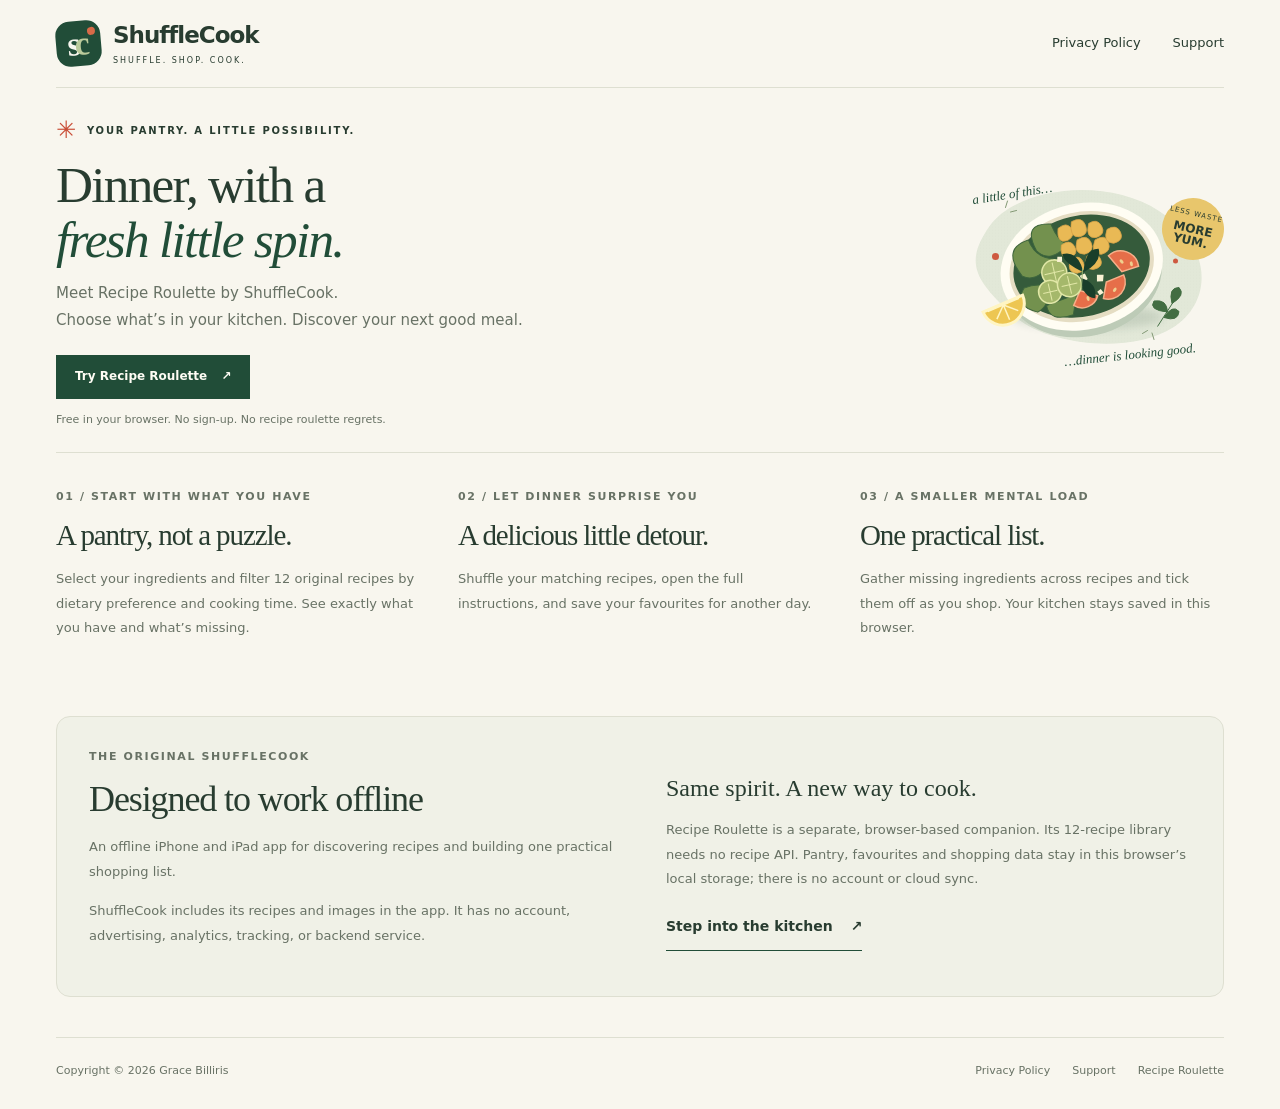
<file: index.html>
<!doctype html>
<html lang="en">
<head>
  <meta charset="utf-8">
  <meta name="viewport" content="width=device-width, initial-scale=1">
  <meta name="description" content="Shuffle. Shop. Cook. Try Recipe Roulette by ShuffleCook: find original recipes for your pantry and build a practical shopping list.">
  <meta name="theme-color" content="#214d38">
  <title>ShuffleCook — A fresh spin on dinner</title>
  <link rel="stylesheet" href="assets/app.css">
  <link rel="stylesheet" href="assets/home.css">
</head>
<body>
  <a class="skip-link" href="#main">Skip to content</a>
  <header class="site-header page-width">
    <a class="brand" href="./"><span class="brand-mark" aria-hidden="true">s<span>c</span><i></i></span><span>ShuffleCook<small>SHUFFLE. SHOP. COOK.</small></span></a>
    <nav aria-label="ShuffleCook information"><a href="privacy/">Privacy Policy</a><a href="support/">Support</a></nav>
  </header>
  <main id="main" class="page-width">
    <section class="hero" aria-labelledby="home-title">
      <div class="hero-copy">
        <p class="eyebrow"><span class="tiny-star" aria-hidden="true">✳</span> YOUR PANTRY. A LITTLE POSSIBILITY.</p>
        <h1 id="home-title">Dinner, with a<br><em>fresh little spin.</em></h1>
        <p class="hero-description">Meet Recipe Roulette by ShuffleCook.<br>Choose what’s in your kitchen. Discover your next good meal.</p>
        <a class="button button-green" href="app/">Try Recipe Roulette <span aria-hidden="true">↗</span></a>
        <p class="home-caption">Free in your browser. No sign-up. No recipe roulette regrets.</p>
      </div>
      <div class="hero-art">
        <span class="art-caption caption-top">a little of this…</span>
        <img src="assets/food-art.svg" alt="An illustrated bowl of colourful vegetables, chickpeas and greens." width="560" height="380">
        <span class="art-caption caption-bottom">…dinner is looking good.</span>
        <span class="art-stamp" aria-hidden="true">LESS WASTE<br><b>MORE<br>YUM.</b></span>
      </div>
    </section>
    <section class="home-features" aria-label="How Recipe Roulette works">
      <article><p class="section-kicker">01 / START WITH WHAT YOU HAVE</p><h2>A pantry, not a puzzle.</h2><p>Select your ingredients and filter 12 original recipes by dietary preference and cooking time. See exactly what you have and what’s missing.</p></article>
      <article><p class="section-kicker">02 / LET DINNER SURPRISE YOU</p><h2>A delicious little detour.</h2><p>Shuffle your matching recipes, open the full instructions, and save your favourites for another day.</p></article>
      <article><p class="section-kicker">03 / A SMALLER MENTAL LOAD</p><h2>One practical list.</h2><p>Gather missing ingredients across recipes and tick them off as you shop. Your kitchen stays saved in this browser.</p></article>
    </section>
    <section class="shopping-section home-native">
      <div><p class="section-kicker">THE ORIGINAL SHUFFLECOOK</p><h2>Designed to work offline</h2><p>An offline iPhone and iPad app for discovering recipes and building one practical shopping list.</p><p>ShuffleCook includes its recipes and images in the app. It has no account, advertising, analytics, tracking, or backend service.</p></div>
      <div><h3>Same spirit. A new way to cook.</h3><p>Recipe Roulette is a separate, browser-based companion. Its 12-recipe library needs no recipe API. Pantry, favourites and shopping data stay in this browser’s local storage; there is no account or cloud sync.</p><a class="hero-link" href="app/">Step into the kitchen <span aria-hidden="true">↗</span></a></div>
    </section>
  </main>
  <footer class="site-footer page-width"><p>Copyright &copy; 2026 Grace Billiris</p><div><a href="privacy/">Privacy Policy</a><a href="support/">Support</a><a href="app/">Recipe Roulette</a></div></footer>
</body>
</html>
</file>
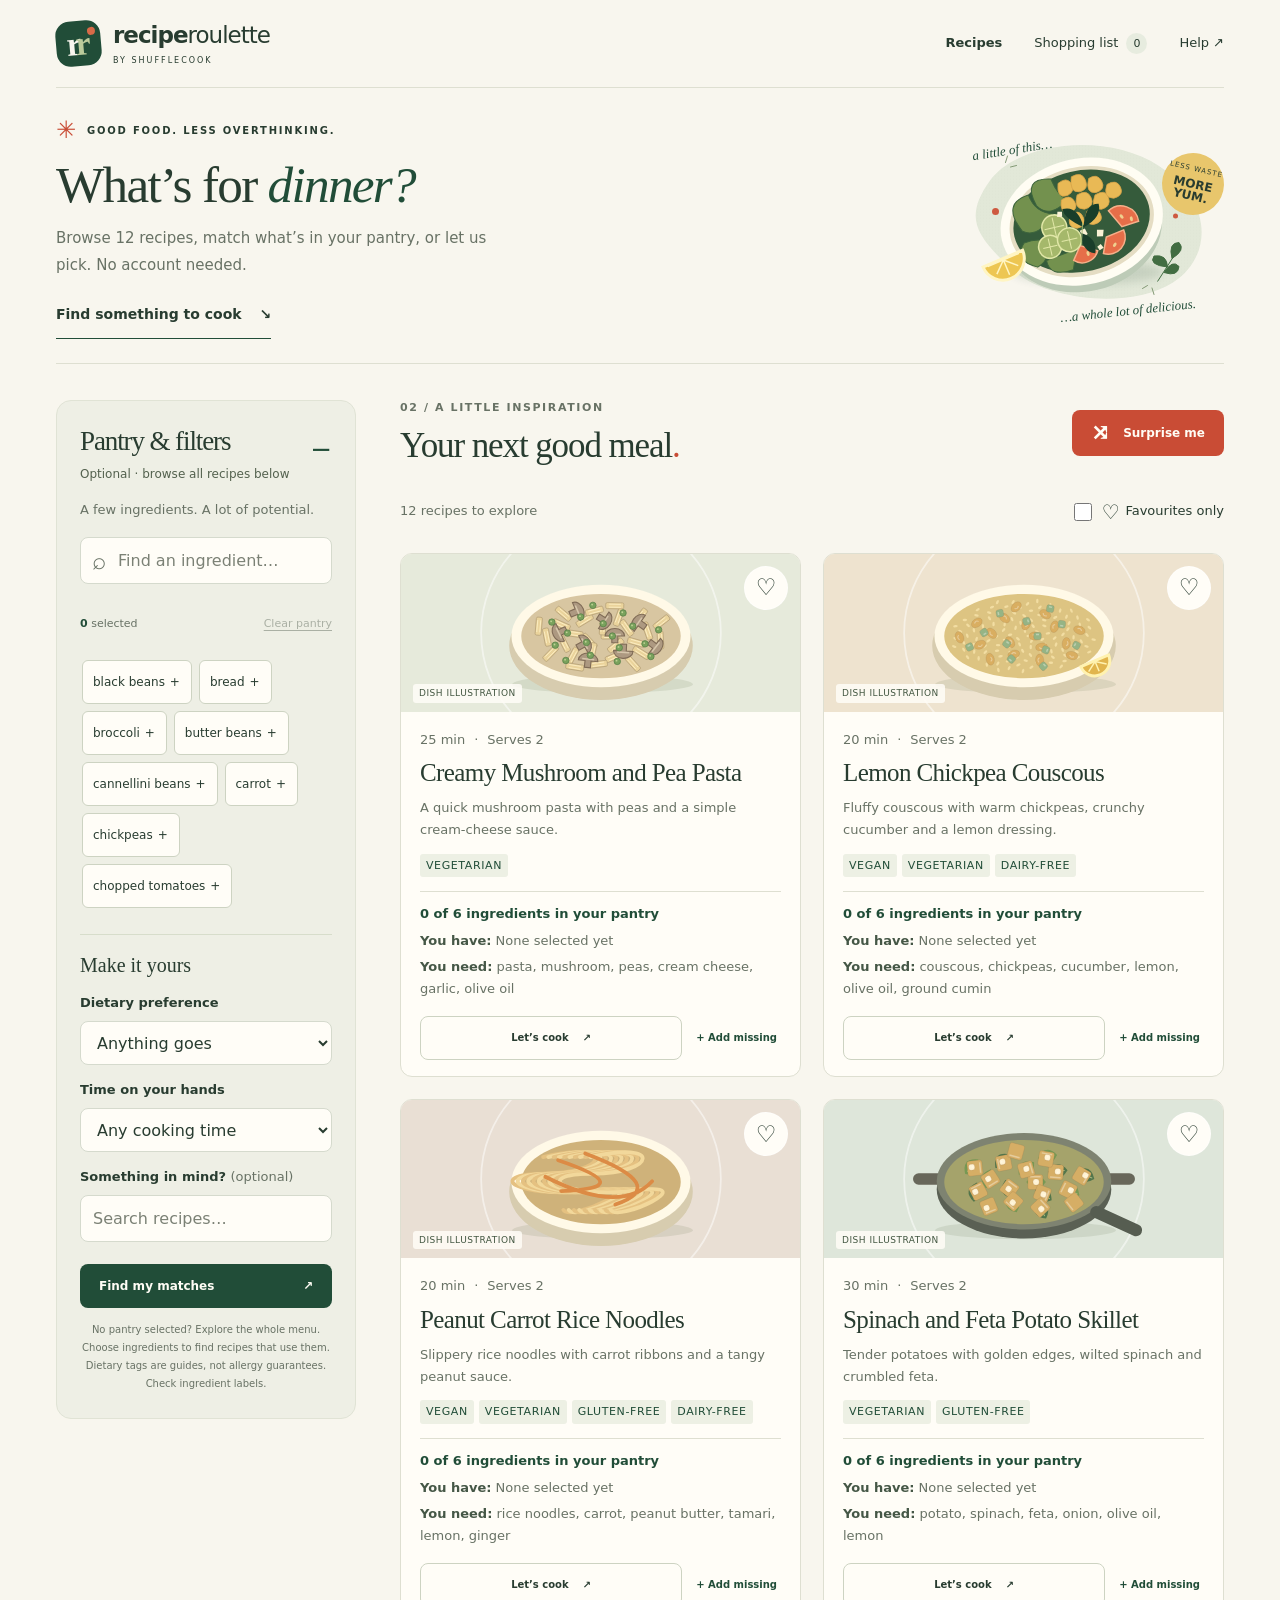
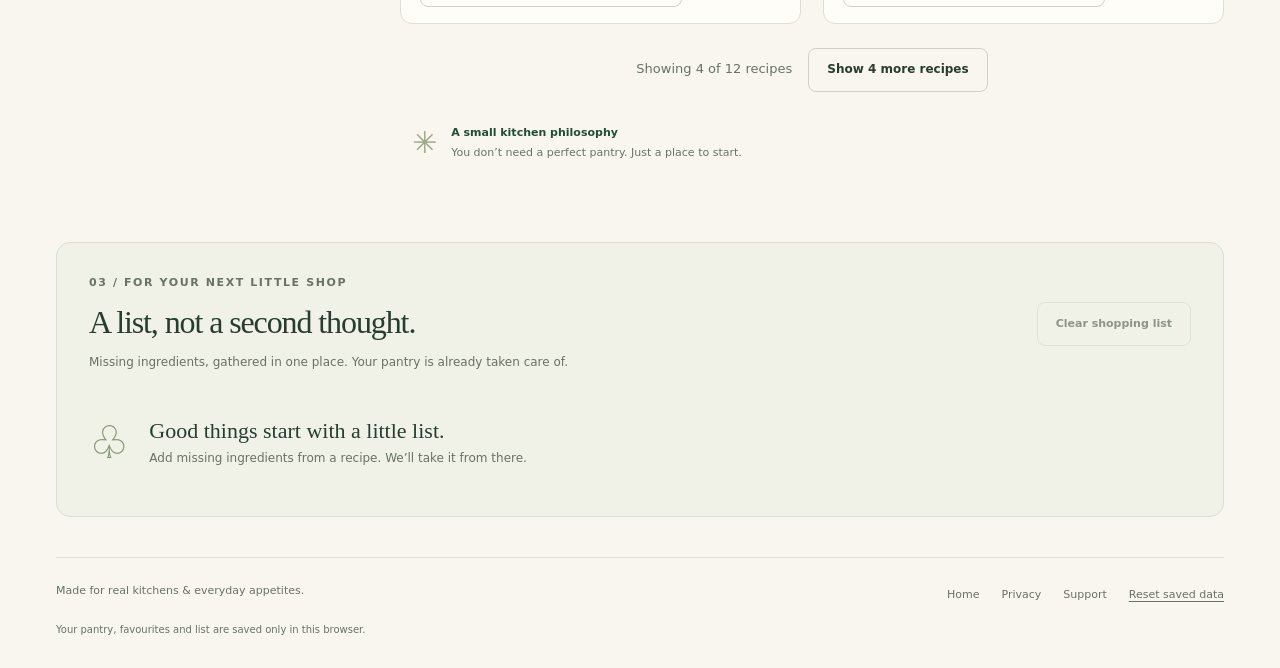
<file: app/index.html>
<!doctype html>
<html lang="en">
<head>
  <meta charset="utf-8">
  <meta name="viewport" content="width=device-width, initial-scale=1">
  <meta name="theme-color" content="#214d38">
  <meta name="description" content="A little inspiration for what you already have. Find recipes, shuffle your dinner plans, and save a shopping list with Recipe Roulette.">
  <title>Recipe Roulette by ShuffleCook — A fresh spin on dinner</title>
  <link rel="stylesheet" href="../assets/app.css">
  <script type="module" src="../assets/app.js"></script>
</head>
<body>
  <a class="skip-link" href="#pantry">Skip to your pantry</a>
  <header class="site-header page-width">
    <a class="brand" href="../" aria-label="ShuffleCook home">
      <span class="brand-mark" aria-hidden="true">r<span>r</span><i></i></span>
      <span>recipe<span class="brand-light">roulette</span><small>BY SHUFFLECOOK</small></span>
    </a>
    <nav aria-label="Main navigation">
      <a class="nav-active" href="#recipes">Recipes</a>
      <a href="#shopping"><span class="desktop-label">Shopping </span>list <span id="shopping-badge" class="nav-count">0</span></a>
      <a href="../support/">Help <span aria-hidden="true">↗</span></a>
    </nav>
  </header>

  <main class="page-width">
    <section class="hero" aria-labelledby="hero-title">
      <div class="hero-copy">
        <p class="eyebrow"><span class="tiny-star" aria-hidden="true">✳</span> GOOD FOOD. LESS OVERTHINKING.</p>
        <h1 id="hero-title">What’s for <em>dinner?</em></h1>
        <p class="hero-description">Browse 12 recipes, match what’s in your pantry, or let us pick. No account needed.</p>
        <a class="hero-link" href="#recipes">Find something to cook <span aria-hidden="true">↘</span></a>
      </div>
      <div class="hero-art">
        <span class="art-caption caption-top">a little of this…</span>
        <img src="../assets/food-art.svg" alt="An illustrated bowl of colourful vegetables, chickpeas and greens, with a lemon and fresh herbs." width="560" height="380">
        <span class="art-caption caption-bottom">…a whole lot of delicious.</span>
        <span class="art-stamp" aria-hidden="true">LESS WASTE<br><b>MORE<br>YUM.</b></span>
      </div>
    </section>

    <div id="storage-warning" class="notice notice-warning" role="status" hidden></div>
    <p id="app-status" class="action-status" role="status" aria-live="polite"></p>

    <div class="kitchen-layout">
      <aside class="pantry-panel" id="pantry" aria-labelledby="pantry-title">
        <details id="pantry-controls" open>
        <summary><h2 id="pantry-title">Pantry &amp; filters</h2><span id="pantry-summary">Optional · browse all recipes below</span></summary>
        <p class="muted">A few ingredients. A lot of potential.</p>
        <label class="sr-only" for="ingredient-search">Search pantry ingredients</label>
        <div class="search-field"><span aria-hidden="true">⌕</span><input id="ingredient-search" type="search" placeholder="Find an ingredient…" autocomplete="off" data-testid="ingredient-search"></div>
        <div class="selection-summary"><span><strong id="pantry-count">0</strong> selected</span><button id="clear-pantry" class="text-button" type="button">Clear pantry</button></div>
        <div id="ingredient-chips" class="ingredient-chips" aria-label="Pantry ingredients"></div>
        <p id="ingredient-empty" class="small muted" hidden>No ingredients found. Try another name.</p>
        <div class="filter-divider"></div>
        <h3 class="filter-title">Make it yours</h3>
        <label for="diet-filter">Dietary preference</label>
        <select id="diet-filter" data-testid="diet-filter">
          <option value="all">Anything goes</option>
          <option value="vegan">Vegan</option>
          <option value="vegetarian">Vegetarian</option>
          <option value="gluten-free">Gluten-free</option>
          <option value="dairy-free">Dairy-free</option>
        </select>
        <label for="time-filter">Time on your hands</label>
        <select id="time-filter" data-testid="time-filter">
          <option value="0">Any cooking time</option>
          <option value="15">15 minutes or less</option>
          <option value="30">30 minutes or less</option>
          <option value="45">45 minutes or less</option>
          <option value="60">60 minutes or less</option>
        </select>
        <label for="recipe-search">Something in mind? <span class="optional">(optional)</span></label>
        <input id="recipe-search" type="search" placeholder="Search recipes…" data-testid="recipe-search">
        <button id="find-matches" class="button button-green full-width" type="button">Find my matches <span aria-hidden="true">↗</span></button>
        <p class="pantry-note">No pantry selected? Explore the whole menu.<br>Choose ingredients to find recipes that use them.<br>Dietary tags are guides, not allergy guarantees. Check ingredient labels.</p>
        </details>
      </aside>

      <section id="recipes" class="recipes-section" aria-labelledby="recipes-title">
        <div class="results-heading">
          <div><div class="section-kicker">02 / A LITTLE INSPIRATION</div><h2 id="recipes-title">Your next good meal<span class="tomato-dot">.</span></h2></div>
          <button id="shuffle" class="button button-tomato" type="button"><span aria-hidden="true">⤨</span> Surprise me</button>
        </div>
        <div class="results-toolbar">
          <p id="results-count" class="muted" aria-live="polite"></p>
          <label class="favourites-filter" for="favourites-only"><input id="favourites-only" type="checkbox" data-testid="favourites-only"><span aria-hidden="true">♡</span> Favourites only</label>
        </div>
        <div id="recipe-grid" class="recipe-grid" aria-label="Matching recipes"></div>
        <div class="recipe-pagination"><p id="recipes-shown" class="muted" aria-live="polite"></p><button id="recipe-more" class="button button-outline" type="button" aria-controls="recipe-grid">Show more recipes</button></div>
        <div id="recipe-empty" class="empty-state" hidden></div>
        <div class="kitchen-tip"><span aria-hidden="true">✳</span><p><strong>A small kitchen philosophy</strong><br>You don’t need a perfect pantry. Just a place to start.</p></div>
      </section>
    </div>

    <section id="shopping" class="shopping-section" aria-labelledby="shopping-title">
      <div class="shopping-heading"><div><div class="section-kicker">03 / FOR YOUR NEXT LITTLE SHOP</div><h2 id="shopping-title">A list, not a second thought.</h2><p class="muted">Missing ingredients, gathered in one place. Your pantry is already taken care of.</p></div><button id="clear-shopping" class="button button-outline" type="button">Clear shopping list</button></div>
      <div id="shopping-recipes" class="shopping-recipes" aria-label="Recipes in shopping list"></div>
      <div id="shopping-list" class="shopping-list"></div>
      <div id="shopping-empty" class="shopping-empty"><span aria-hidden="true">♧</span><div><h3>Good things start with a little list.</h3><p>Add missing ingredients from a recipe. We’ll take it from there.</p></div></div>
    </section>
  </main>

  <footer class="site-footer page-width">
    <p>Made for real kitchens &amp; everyday appetites.</p>
    <div><a href="../">Home</a><a href="../privacy/">Privacy</a><a href="../support/">Support</a><button id="reset-state" class="text-button" type="button">Reset saved data</button></div>
    <p class="footer-note">Your pantry, favourites and list are saved only in this browser.</p>
  </footer>

  <dialog id="recipe-dialog" aria-labelledby="dialog-title">
    <div class="dialog-top"><span class="section-kicker">LET’S MAKE SOMETHING GOOD</span><button id="close-dialog" class="icon-button" type="button" aria-label="Close recipe">×</button></div>
    <div id="dialog-content"></div>
  </dialog>
</body>
</html>
</file>
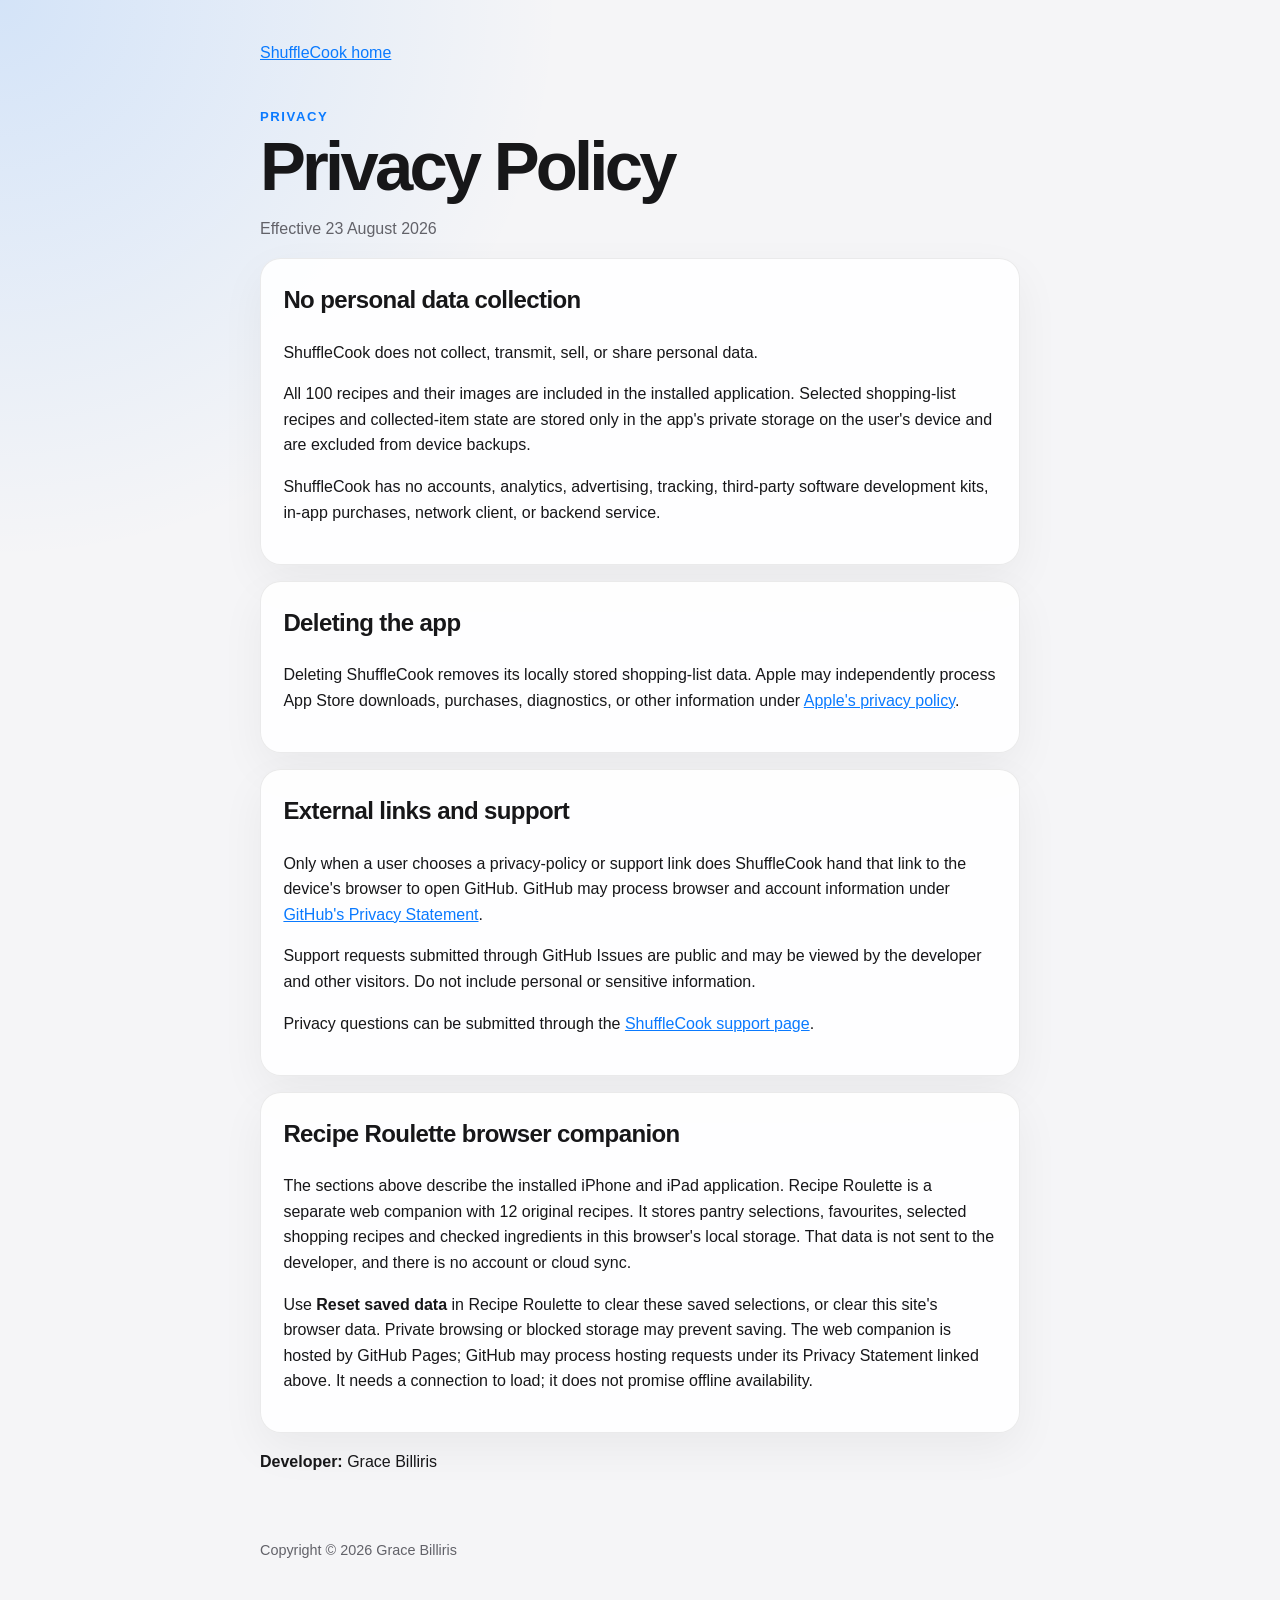
<file: privacy/index.html>
<!doctype html>
<html lang="en">
<head>
  <meta charset="utf-8">
  <meta name="viewport" content="width=device-width, initial-scale=1">
  <meta name="description" content="ShuffleCook privacy policy.">
  <title>Privacy Policy - ShuffleCook</title>
  <link rel="stylesheet" href="../assets/styles.css">
</head>
<body>
  <main class="page document">
    <a class="back" href="../">ShuffleCook home</a>
    <p class="eyebrow">Privacy</p>
    <h1>Privacy Policy</h1>
    <p class="updated">Effective 23 August 2026</p>

    <section class="card">
      <h2>No personal data collection</h2>
      <p>
        ShuffleCook does not collect, transmit, sell, or share personal data.
      </p>
      <p>
        All 100 recipes and their images are included in the installed
        application. Selected shopping-list recipes and collected-item state
        are stored only in the app's private storage on the user's device and
        are excluded from device backups.
      </p>
      <p>
        ShuffleCook has no accounts, analytics, advertising, tracking,
        third-party software development kits, in-app purchases, network
        client, or backend service.
      </p>
    </section>

    <section class="card">
      <h2>Deleting the app</h2>
      <p>
        Deleting ShuffleCook removes its locally stored shopping-list data.
        Apple may independently process App Store downloads, purchases,
        diagnostics, or other information under
        <a href="https://www.apple.com/legal/privacy/" rel="external">Apple's privacy policy</a>.
      </p>
    </section>

    <section class="card">
      <h2>External links and support</h2>
      <p>
        Only when a user chooses a privacy-policy or support link does
        ShuffleCook hand that link to the device's browser to open GitHub.
        GitHub may process browser and account information under
        <a href="https://docs.github.com/en/site-policy/privacy-policies/github-general-privacy-statement" rel="external">GitHub's Privacy Statement</a>.
      </p>
      <p>
        Support requests submitted through GitHub Issues are public and may be
        viewed by the developer and other visitors. Do not include personal or
        sensitive information.
      </p>
      <p>
        Privacy questions can be submitted through the
        <a href="../support/">ShuffleCook support page</a>.
      </p>
    </section>

    <section class="card">
      <h2>Recipe Roulette browser companion</h2>
      <p>The sections above describe the installed iPhone and iPad application. Recipe Roulette is a separate web companion with 12 original recipes. It stores pantry selections, favourites, selected shopping recipes and checked ingredients in this browser's local storage. That data is not sent to the developer, and there is no account or cloud sync.</p>
      <p>Use <strong>Reset saved data</strong> in Recipe Roulette to clear these saved selections, or clear this site's browser data. Private browsing or blocked storage may prevent saving. The web companion is hosted by GitHub Pages; GitHub may process hosting requests under its Privacy Statement linked above. It needs a connection to load; it does not promise offline availability.</p>
    </section>

    <p><strong>Developer:</strong> Grace Billiris</p>
  </main>
  <footer>Copyright &copy; 2026 Grace Billiris</footer>
</body>
</html>
</file>
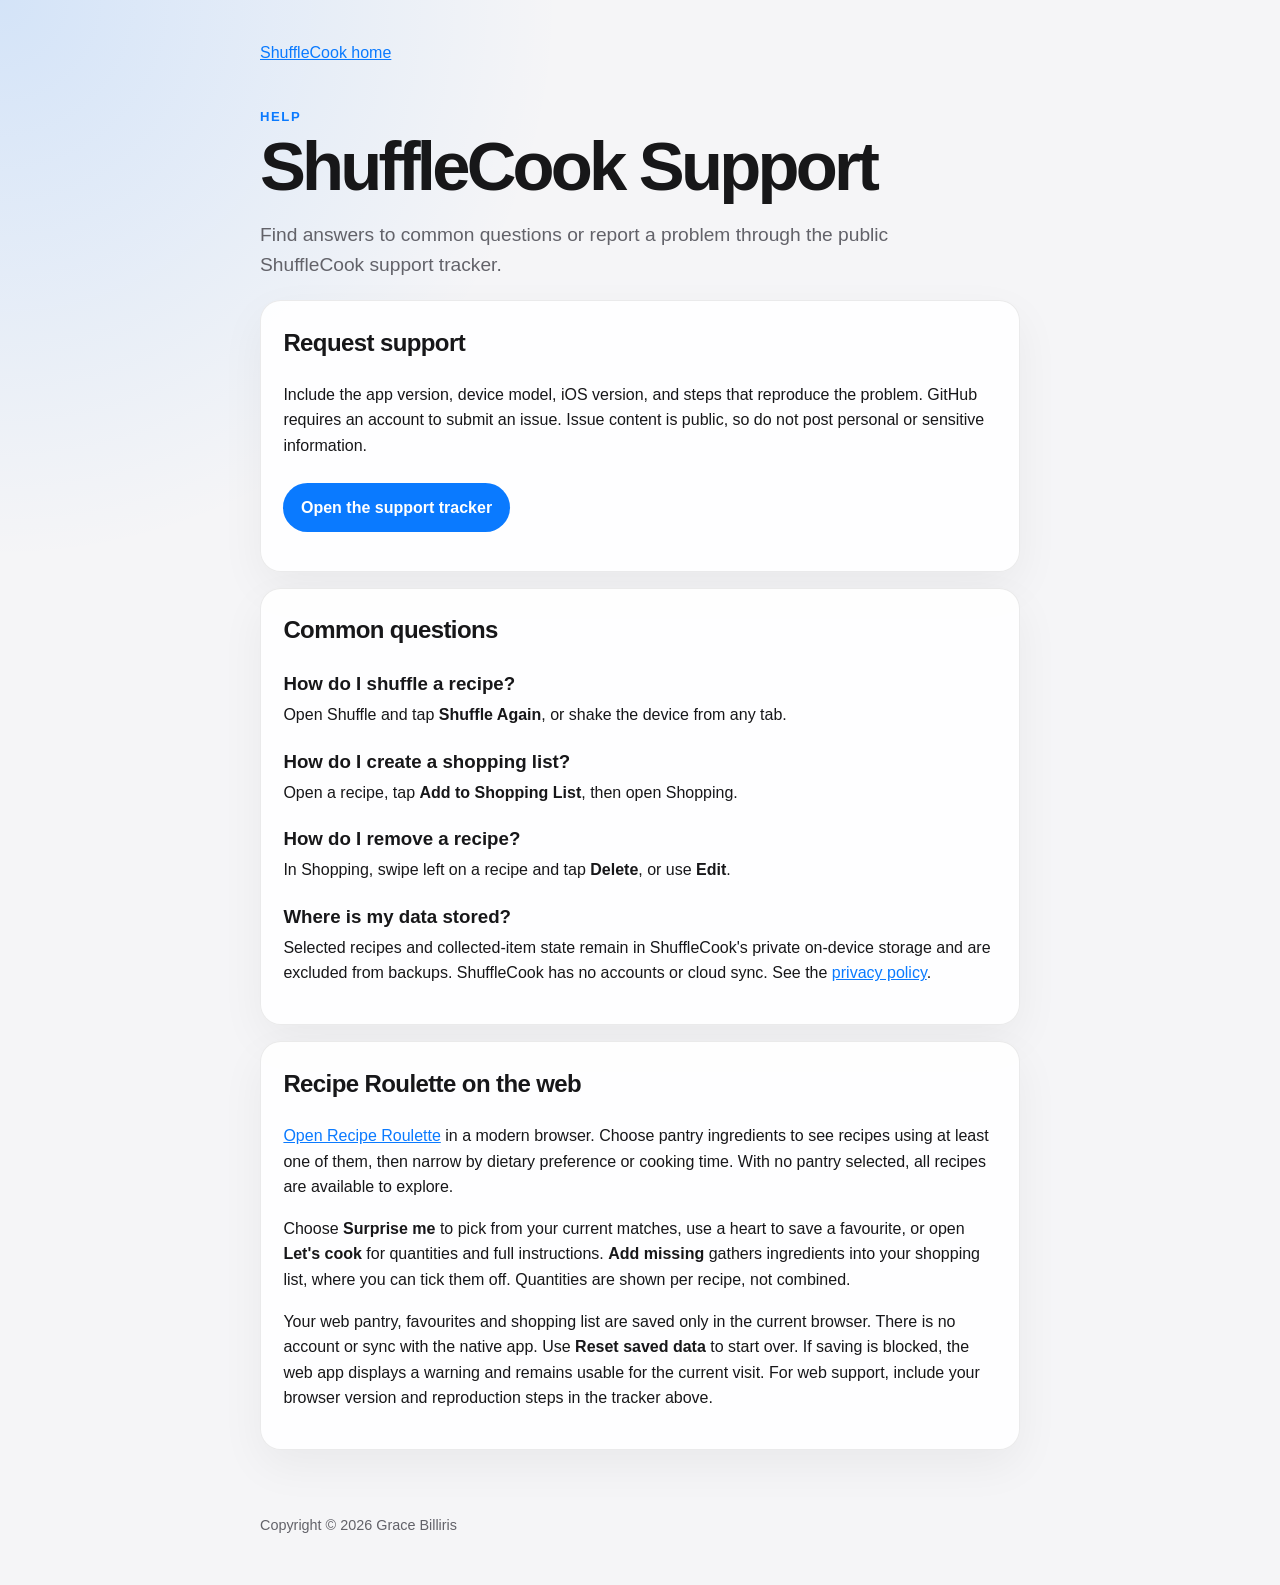
<file: support/index.html>
<!doctype html>
<html lang="en">
<head>
  <meta charset="utf-8">
  <meta name="viewport" content="width=device-width, initial-scale=1">
  <meta name="description" content="Support information for ShuffleCook.">
  <title>Support - ShuffleCook</title>
  <link rel="stylesheet" href="../assets/styles.css">
</head>
<body>
  <main class="page document">
    <a class="back" href="../">ShuffleCook home</a>
    <p class="eyebrow">Help</p>
    <h1>ShuffleCook Support</h1>
    <p class="lede">
      Find answers to common questions or report a problem through the public
      ShuffleCook support tracker.
    </p>

    <section class="card">
      <h2>Request support</h2>
      <p>
        Include the app version, device model, iOS version, and steps that
        reproduce the problem. GitHub requires an account to submit an issue.
        Issue content is public, so do not post personal or sensitive
        information.
      </p>
      <p>
        <a class="primary inline-action" href="https://github.com/gracebilliris/shufflecook-site/issues/new">Open the support tracker</a>
      </p>
    </section>

    <section class="card">
      <h2>Common questions</h2>
      <h3>How do I shuffle a recipe?</h3>
      <p>Open Shuffle and tap <strong>Shuffle Again</strong>, or shake the device from any tab.</p>

      <h3>How do I create a shopping list?</h3>
      <p>Open a recipe, tap <strong>Add to Shopping List</strong>, then open Shopping.</p>

      <h3>How do I remove a recipe?</h3>
      <p>In Shopping, swipe left on a recipe and tap <strong>Delete</strong>, or use <strong>Edit</strong>.</p>

      <h3>Where is my data stored?</h3>
      <p>
        Selected recipes and collected-item state remain in ShuffleCook's
        private on-device storage and are excluded from backups. ShuffleCook
        has no accounts or cloud sync. See the
        <a href="../privacy/">privacy policy</a>.
      </p>
    </section>
    <section class="card">
      <h2>Recipe Roulette on the web</h2>
      <p><a href="../app/">Open Recipe Roulette</a> in a modern browser. Choose pantry ingredients to see recipes using at least one of them, then narrow by dietary preference or cooking time. With no pantry selected, all recipes are available to explore.</p>
      <p>Choose <strong>Surprise me</strong> to pick from your current matches, use a heart to save a favourite, or open <strong>Let's cook</strong> for quantities and full instructions. <strong>Add missing</strong> gathers ingredients into your shopping list, where you can tick them off. Quantities are shown per recipe, not combined.</p>
      <p>Your web pantry, favourites and shopping list are saved only in the current browser. There is no account or sync with the native app. Use <strong>Reset saved data</strong> to start over. If saving is blocked, the web app displays a warning and remains usable for the current visit. For web support, include your browser version and reproduction steps in the tracker above.</p>
    </section>
  </main>
  <footer>Copyright &copy; 2026 Grace Billiris</footer>
</body>
</html>
</file>
<file: assets/app.css>
:root{--cream:#f8f6ee;--paper:#fffdf7;--green:#214d38;--green-dark:#173d2b;--sage:#e7ecdf;--tomato:#c94c35;--ink:#283c30;--muted:#687265;--line:#dedfd1;--serif:Georgia,'Times New Roman',serif;--sans:system-ui,-apple-system,BlinkMacSystemFont,'Segoe UI',sans-serif}
*{box-sizing:border-box}html{scroll-behavior:smooth;scroll-padding-top:24px}body{margin:0;background:var(--cream);color:var(--ink);font:15px/1.6 var(--sans)}button,input,select{font:inherit}button,a,input,select{-webkit-tap-highlight-color:transparent}button,a{touch-action:manipulation}button{cursor:pointer}button:disabled{cursor:default;opacity:.5}a{color:inherit;text-underline-offset:4px}button:focus-visible,a:focus-visible,input:focus-visible,select:focus-visible{outline:3px solid var(--tomato);outline-offset:4px}button,input,select{border-radius:8px}input,select{min-height:44px;width:100%;border:1px solid #d5dacd;color:var(--ink);background:var(--paper);padding:10px 12px}input::placeholder{color:#7b8175}input[type=checkbox]{width:18px;min-height:18px;height:18px;accent-color:var(--green);flex-shrink:0}button{color:inherit}h1,h2,h3,p{margin:0}h1,h2,h3{font-weight:400}h2{font:36px/1.15 var(--serif);letter-spacing:-1.1px}h3{font:24px/1.2 var(--serif)}[hidden]{display:none!important}.page-width{width:min(1280px,calc(100% - 112px));margin-inline:auto}.sr-only{position:absolute;width:1px;height:1px;padding:0;margin:-1px;overflow:hidden;clip:rect(0,0,0,0);white-space:nowrap;border:0}.skip-link{position:fixed;left:16px;top:-80px;background:var(--green);color:white;padding:12px;z-index:20}.skip-link:focus{top:12px}.site-header{min-height:116px;display:flex;align-items:center;justify-content:space-between;border-bottom:1px solid var(--line);gap:20px}.brand{display:flex;align-items:center;gap:12px;text-decoration:none;font-size:23px;font-weight:750;letter-spacing:-1px;line-height:1.15}.brand-light{font-weight:400}.brand small{display:block;font:8px/1 var(--sans);letter-spacing:2px;margin-top:8px}.brand-mark{position:relative;background:var(--green);width:45px;height:45px;border-radius:14px;color:var(--cream);font:bold 34px/45px var(--serif);text-align:center;letter-spacing:-6px;padding-right:6px;transform:rotate(-5deg)}.brand-mark span{color:#baca9b}.brand-mark i{position:absolute;width:8px;height:8px;background:#d76a48;top:7px;right:5px;border-radius:50%}nav{display:flex;gap:32px;align-items:center}nav a{font-size:13px;text-decoration:none}nav .nav-active{font-weight:650}nav a:hover{text-decoration:underline}.nav-count{display:inline-flex;align-items:center;justify-content:center;min-width:21px;height:21px;background:var(--sage);border-radius:50%;font-size:11px;margin-left:4px}.hero{display:grid;grid-template-columns:1fr 1fr;align-items:center;min-height:430px;padding:42px 0 48px;gap:20px}.eyebrow,.section-kicker{font-size:10px;letter-spacing:1.8px;font-weight:650;line-height:1.5}.eyebrow{display:flex;align-items:center;gap:9px;margin-bottom:18px}.tiny-star{color:var(--tomato);font-size:24px}.hero h1{font:clamp(44px,4.7vw,68px)/1.07 var(--serif);letter-spacing:-2.7px}.hero h1 em{font-weight:400;color:var(--green)}.hero-description{font-size:14px;line-height:1.8;color:var(--muted);margin:22px 0 20px}.hero-link{font-size:12px;font-weight:650;text-decoration:none;border-bottom:1px solid var(--green);padding-bottom:5px}.hero-link span{margin-left:18px}.hero-art{position:relative;max-width:560px;width:100%;justify-self:end}.hero-art img{width:100%;height:auto;display:block}.art-caption{position:absolute;font:italic 17px var(--serif);color:var(--green);transform:rotate(-9deg)}.caption-top{top:6%;left:10%}.caption-bottom{bottom:1%;right:10%;transform:rotate(-6deg)}.art-stamp{position:absolute;right:0;top:12%;width:79px;height:79px;display:flex;flex-direction:column;justify-content:center;text-align:center;border-radius:50%;background:#e8c66c;font-size:7px;letter-spacing:1px;transform:rotate(13deg);line-height:1.4}.art-stamp b{font:700 15px/1.05 var(--sans);letter-spacing:0;margin-top:3px}.kitchen-layout{display:grid;grid-template-columns:300px minmax(0,1fr);gap:44px;align-items:start;border-top:1px solid var(--line);padding-top:36px}.pantry-panel{background:#eeefe5;border:1px solid #e0e3d5;border-radius:15px;padding:25px 23px}.section-kicker{color:var(--muted);margin-bottom:13px;font-size:9px;letter-spacing:1.6px}.panel-heading{display:flex;justify-content:space-between;align-items:center}.panel-heading h2{font-size:31px}.small-icon{font-size:25px}.muted{color:var(--muted)}.pantry-panel>.muted{font-size:12px;margin:9px 0 18px}.search-field{position:relative}.search-field>span{position:absolute;top:5px;left:12px;font-size:24px;color:var(--muted)}.search-field input{padding-left:37px;font-size:12px}.selection-summary{display:flex;justify-content:space-between;align-items:center;font-size:11px;margin:17px 0 12px;color:var(--muted)}.selection-summary strong{font-weight:600;color:var(--green)}.text-button{background:none;border:0;padding:4px 0;text-decoration:underline;text-underline-offset:3px;font-size:11px;min-height:32px}.ingredient-chips{display:flex;flex-wrap:wrap;gap:7px;max-height:254px;overflow-y:auto;padding:3px 4px 5px 2px;scrollbar-width:thin}.ingredient-chip{border:1px solid #cdd3c2;background:var(--paper);border-radius:6px;padding:7px 10px;font-size:11px;min-height:36px;transition:background .15s,color .15s}.ingredient-chip[aria-pressed=true]{background:var(--green);color:#fff;border-color:var(--green)}.ingredient-chip .chip-check{display:inline-block;width:12px;margin-left:4px}.ingredient-chip:hover{border-color:var(--green)}.filter-divider{border-top:1px solid #d7ddcb;margin:23px 0 19px}.filter-title{font:20px var(--serif);margin-bottom:16px}.pantry-panel>label{display:block;font-size:11px;font-weight:650;margin:15px 0 7px}.optional{font-weight:400;color:var(--muted)}.pantry-panel>select,.pantry-panel>input{font-size:12px}.button{display:inline-flex;align-items:center;justify-content:center;gap:14px;min-height:44px;padding:11px 18px;border:1px solid transparent;font-size:12px;font-weight:600;text-decoration:none;transition:background .15s,transform .15s}.button:not(:disabled):hover{transform:translateY(-1px)}.button-green{background:var(--green);color:#fffdf5}.button-green:not(:disabled):hover{background:var(--green-dark)}.button-tomato{background:var(--tomato);color:#fffdf5}.button-tomato:not(:disabled):hover{background:#b5422d}.button-outline{background:transparent;border-color:#cdd3c2}.button-outline:not(:disabled):hover{background:var(--sage)}.full-width{width:100%;margin-top:22px;justify-content:space-between}.pantry-note{color:var(--muted);font-size:10px;line-height:1.8;margin-top:13px;text-align:center}.results-heading{display:flex;justify-content:space-between;align-items:center;gap:18px}.results-heading h2{font-size:35px}.results-heading .section-kicker{margin-bottom:10px}.tomato-dot{color:var(--tomato)}.results-heading .button{flex-shrink:0}.results-heading .button span{font-size:22px;line-height:1}.results-toolbar{display:flex;justify-content:space-between;align-items:center;gap:12px;margin:23px 0 19px;font-size:11px}.favourites-filter{display:flex;align-items:center;gap:6px;cursor:pointer;white-space:nowrap;min-height:36px}.favourites-filter>span{font-size:20px;line-height:1}.recipe-grid{display:grid;grid-template-columns:repeat(2,minmax(0,1fr));gap:22px}.recipe-card{border:1px solid var(--line);border-radius:12px;overflow:hidden;background:var(--paper);display:flex;flex-direction:column;position:relative}.recipe-card.is-pick{outline:3px solid var(--tomato);outline-offset:4px}.card-art{height:158px;position:relative;display:grid;place-items:center;overflow:hidden;background:#e6eadb}.card-art::before{content:"";position:absolute;width:140px;height:140px;border:1px solid #ffffff80;border-radius:50%;transform:scale(1.7)}.card-art img{width:235px;max-width:95%;height:160px;object-fit:contain;transform:rotate(-9deg) scale(1.2)}.recipe-card:nth-child(4n+2) .card-art{background:#eee3cf}.recipe-card:nth-child(4n+2) .card-art img{transform:rotate(22deg) scale(1.1)}.recipe-card:nth-child(4n+3) .card-art{background:#e9dfd4}.recipe-card:nth-child(4n+3) .card-art img{transform:rotate(-24deg) scale(1.22)}.recipe-card:nth-child(4n+4) .card-art{background:#dee6da}.favourite-button{position:absolute;top:12px;right:12px;background:var(--paper);border:1px solid #ffffff80;width:38px;height:38px;border-radius:50%;display:grid;place-items:center;font-size:23px;z-index:1;line-height:1}.favourite-button[aria-pressed=true]{color:var(--tomato)}.illustration-label{position:absolute;bottom:9px;left:12px;font-size:8px;letter-spacing:.8px;color:#425640;background:#fffdf7d9;padding:2px 6px;border-radius:3px}.pick-label{position:absolute;top:12px;left:12px;background:var(--tomato);color:white;border-radius:4px;font-size:9px;padding:4px 7px;font-weight:650}.card-body{padding:18px 19px 16px;display:flex;flex-direction:column;flex:1}.recipe-meta{font-size:10px;color:var(--muted);display:flex;gap:9px;flex-wrap:wrap;margin-bottom:8px}.recipe-card h3{font-size:25px;letter-spacing:-.6px}.recipe-description{font-size:11px;color:var(--muted);margin:9px 0 12px;line-height:1.7}.recipe-tags{display:flex;flex-wrap:wrap;gap:5px;margin-bottom:14px}.recipe-tag{font-size:8px;text-transform:uppercase;letter-spacing:.6px;padding:3px 6px;background:#edf0e4;color:var(--green);border-radius:3px}.pantry-match{border-top:1px solid var(--line);padding-top:12px;margin-top:auto}.match-label{color:var(--green);font-size:10px;font-weight:700;margin-bottom:5px}.ingredients-preview{font-size:10px;line-height:1.7;color:var(--muted);overflow-wrap:anywhere}.ingredients-preview strong{font-weight:600;color:#455746}.ingredients-preview+.ingredients-preview{margin-top:4px}.card-actions{display:grid;grid-template-columns:1fr auto;align-items:center;gap:10px;margin-top:16px}.card-actions .button{padding:8px 12px;min-height:38px;font-size:10px}.add-shopping{border:0;background:transparent;color:var(--green);font-size:10px;font-weight:650;min-height:40px;padding:4px}.add-shopping:disabled{opacity:.7}.kitchen-tip{display:flex;gap:14px;align-items:center;padding:24px 12px;color:var(--muted);font-size:11px;line-height:1.8}.kitchen-tip>span{font-size:30px;color:#9da984}.kitchen-tip strong{font-weight:600;color:var(--green)}.empty-state{border:1px dashed #cbd4c1;border-radius:12px;text-align:center;padding:60px 24px;color:var(--muted)}.empty-state h3{color:var(--green);font-size:29px;margin:12px 0}.empty-state p{font-size:13px;max-width:360px;margin:auto}.empty-state .button{margin-top:20px}.empty-icon{font:48px var(--serif);color:var(--tomato)}.shopping-section{margin:48px 0 40px;padding:32px;border:1px solid var(--line);border-radius:14px;background:#f0f1e7}.shopping-heading{display:flex;align-items:center;justify-content:space-between;gap:24px}.shopping-heading h2{font-size:32px}.shopping-heading .muted{font-size:12px;margin-top:12px}.shopping-heading>.button{flex-shrink:0;font-size:11px}.shopping-empty{display:flex;gap:20px;align-items:center;padding:35px 0 5px}.shopping-empty>span{font-size:45px;color:#829272}.shopping-empty h3{font-size:22px}.shopping-empty p{font-size:12px;color:var(--muted);margin-top:5px}.shopping-recipes{display:flex;gap:8px;flex-wrap:wrap;margin-top:20px}.shopping-recipes:empty{margin:0}.shopping-recipe{font-size:11px;display:inline-flex;align-items:center;gap:9px;border:1px solid #cdd3c2;border-radius:6px;background:var(--paper);padding:4px 5px 4px 12px}.shopping-recipe button{font-size:19px;border:0;background:transparent;min-width:32px;min-height:32px;line-height:1}.shopping-list{display:grid;grid-template-columns:repeat(2,minmax(0,1fr));gap:0 28px;margin-top:15px}.shopping-list:empty{margin:0}.shopping-item{display:flex;align-items:flex-start;gap:12px;cursor:pointer;border-bottom:1px solid #d7ddcf;padding:15px 0;overflow-wrap:anywhere;min-width:0}.shopping-item input{margin-top:4px}.shopping-item span{min-width:0}.shopping-item strong{display:block;font-size:13px;font-weight:600}.shopping-item small{display:block;color:var(--muted);font-size:10px;line-height:1.7}.shopping-item:has(input:checked) strong{text-decoration:line-through;color:var(--muted)}.site-footer{padding:24px 0 30px;border-top:1px solid var(--line);display:flex;justify-content:space-between;gap:16px;flex-wrap:wrap;color:var(--muted);font-size:11px}.site-footer>div{display:flex;align-items:center;gap:22px}.site-footer a{text-decoration:none}.site-footer a:hover{text-decoration:underline}.site-footer .text-button{color:var(--muted);min-height:24px;padding:0}.footer-note{width:100%;font-size:10px}.notice{padding:14px 18px;border-radius:8px;margin-bottom:25px;font-size:12px}.notice-warning{background:#fff0d3;border:1px solid #dfbf7b;color:#75501a}dialog{border:0;border-radius:17px;width:min(760px,calc(100% - 32px));max-height:calc(100dvh - 48px);background:var(--paper);color:var(--ink);padding:30px;box-shadow:0 24px 100px #14271e40}dialog::backdrop{background:#14271e9e;backdrop-filter:blur(4px)}body:has(dialog[open]){overflow:hidden}.dialog-top{display:flex;justify-content:space-between;align-items:center;gap:15px;margin-bottom:18px}.dialog-top .section-kicker{margin:0}.icon-button{width:44px;height:44px;font-size:28px;background:var(--sage);border:0;border-radius:50%;line-height:1}#dialog-title{font:40px/1.1 var(--serif);letter-spacing:-1px;padding-right:20px}.dialog-description{color:var(--muted);font-size:14px;margin:15px 0}.dialog-meta{display:flex;gap:18px;flex-wrap:wrap;font-size:12px;color:var(--green);padding:14px 0;border-block:1px solid var(--line);margin:20px 0}.dialog-columns{display:grid;grid-template-columns:1fr 1.4fr;gap:32px}.dialog-columns h3{margin:4px 0 15px;font-size:25px}.dialog-ingredients{list-style:none;padding:0;margin:0}.dialog-ingredients li{padding:8px 0;border-bottom:1px solid var(--line);font-size:12px}.ingredient-quantity{display:block;font-size:11px;color:var(--muted)}.ingredient-availability{font-size:10px;color:var(--green)}.ingredient-availability.missing{color:var(--tomato)}.dialog-steps{padding-left:23px;margin:0}.dialog-steps li{font-size:13px;padding:0 0 16px 7px;line-height:1.8}.dialog-steps li::marker{font-weight:700;color:var(--green)}.dialog-bottom{display:flex;gap:10px;flex-wrap:wrap;border-top:1px solid var(--line);padding-top:20px;margin-top:20px}.small{font-size:12px}
@media(min-width:1450px){.hero{min-height:455px}.hero h1{font-size:70px}}
@media(max-width:1100px){.page-width{width:calc(100% - 64px)}.kitchen-layout{grid-template-columns:265px minmax(0,1fr);gap:27px}.pantry-panel{padding:22px 18px}.results-heading{align-items:flex-start}.results-heading h2{font-size:30px}.results-heading .button{gap:7px;padding:10px;font-size:11px}.card-body{padding:16px 14px}.card-actions{grid-template-columns:1fr}.card-actions .add-shopping{min-height:30px}.hero h1{font-size:56px}.hero-description{font-size:13px}.card-art{height:140px}}
@media(max-width:800px){.page-width{width:calc(100% - 40px)}.site-header{min-height:90px}nav{gap:17px}.brand{font-size:20px}.brand-mark{width:39px;height:39px;font-size:30px;line-height:39px}.brand small{font-size:6px}.hero{min-height:350px;padding:30px 0;gap:0;grid-template-columns:1.1fr 1fr}.hero h1{font-size:44px;letter-spacing:-2px}.eyebrow{font-size:8px;letter-spacing:1px}.hero-description{font-size:12px}.art-caption{font-size:13px}.art-stamp{width:60px;height:60px;font-size:6px}.art-stamp b{font-size:12px}.kitchen-layout{grid-template-columns:235px minmax(0,1fr);gap:22px}.recipe-grid{grid-template-columns:1fr}.results-heading{flex-direction:column;gap:15px}.results-heading .button{align-self:stretch}.results-toolbar{align-items:flex-start;flex-direction:column;gap:5px;margin:15px 0}.card-actions{grid-template-columns:1fr auto}.card-art{height:155px}.shopping-heading{align-items:flex-start}.shopping-heading h2{font-size:28px}.site-footer{gap:12px}.site-footer>div{gap:16px}}
@media(max-width:580px){.page-width{width:calc(100% - 32px)}.site-header{min-height:84px;gap:12px}.brand{font-size:17px;gap:7px;letter-spacing:-.7px}.brand-mark{width:34px;height:34px;font-size:26px;line-height:34px;border-radius:10px}.brand-mark i{width:6px;height:6px}.brand small{letter-spacing:1.3px;font-size:5.7px;margin-top:6px}nav{gap:14px}nav a{font-size:11px}nav .nav-active{display:none}.desktop-label{display:none}.hero{grid-template-columns:1fr;padding:30px 0 27px;position:relative;overflow:hidden;gap:8px}.hero-copy{position:relative;z-index:1}.hero h1{font-size:50px;letter-spacing:-2px}.eyebrow{font-size:8px;margin-bottom:15px}.hero-description{font-size:13px;max-width:300px;margin:18px 0}.hero-art{width:90%;max-width:370px;margin-top:-3px;align-self:center;justify-self:center}.hero-art img{margin-block:-12px}.caption-top{top:5%;left:3%}.caption-bottom{right:4%;bottom:0}.art-stamp{right:0;top:5%;width:66px;height:66px}.hero-link{font-size:11px}.kitchen-layout{grid-template-columns:1fr;gap:32px;padding-top:24px}.pantry-panel{padding:23px}.pantry-panel>.muted{font-size:13px}.ingredient-chips{max-height:194px;gap:8px}.ingredient-chip{min-height:40px;font-size:12px;padding:8px 12px}.selection-summary{font-size:12px}.pantry-panel>label{font-size:12px}.pantry-panel>select,.pantry-panel>input,.search-field input{font-size:16px}.pantry-panel .button{font-size:13px}.pantry-note{font-size:11px}.results-heading{flex-direction:row;align-items:center;gap:10px}.results-heading h2{font-size:29px;max-width:200px}.results-heading .button{align-self:center;font-size:10px;padding:10px;gap:5px;white-space:nowrap}.results-heading .button span{font-size:18px}.results-heading .section-kicker{font-size:8px;letter-spacing:1px}.results-toolbar{flex-direction:row;align-items:center;font-size:11px;margin:17px 0}.favourites-filter{gap:4px}.favourites-filter>span{display:none}.recipe-grid{grid-template-columns:1fr;gap:20px}.card-art{height:175px}.card-art img{height:185px;width:290px}.card-body{padding:20px}.recipe-card h3{font-size:29px}.recipe-description{font-size:13px}.recipe-meta{font-size:11px}.recipe-tag{font-size:9px}.match-label{font-size:11px}.ingredients-preview{font-size:12px}.card-actions .button{min-height:44px;font-size:12px}.card-actions .add-shopping{font-size:11px;min-height:44px}.shopping-section{padding:24px 20px;margin-top:24px}.shopping-heading{flex-direction:column;gap:18px}.shopping-heading h2{font-size:29px}.shopping-heading .muted{font-size:12px}.shopping-heading>.button{min-height:40px}.shopping-list{grid-template-columns:1fr}.shopping-empty{gap:13px}.shopping-empty h3{font-size:22px}.shopping-empty>span{font-size:36px}.site-footer{padding-top:20px}.site-footer>div{width:100%;flex-wrap:wrap;gap:20px}.site-footer a,.site-footer .text-button{min-height:36px;display:inline-flex;align-items:center}.footer-note{line-height:1.8}dialog{padding:22px;max-height:calc(100dvh - 32px)}#dialog-title{font-size:34px}.dialog-columns{grid-template-columns:1fr;gap:24px}.dialog-steps li{font-size:14px}.dialog-ingredients li{font-size:14px}.dialog-bottom .button{flex:1 1 100%}}
.site-header{min-height:88px}
nav a{min-height:44px;display:inline-flex;align-items:center;gap:4px}
.hero{min-height:0;padding:24px 0;grid-template-columns:1.6fr 1fr}
.hero h1{font-size:clamp(36px,4vw,54px);letter-spacing:-1.7px}
.hero-description{max-width:470px;margin:12px 0 16px;font-size:15px}
.hero .eyebrow{margin-bottom:10px}
.hero-art{max-width:280px}
.art-caption{font-size:13px}
.art-stamp{width:62px;height:62px}
.art-stamp b{font-size:12px}
.hero-link{display:inline-flex;align-items:center;min-height:44px;font-size:14px}
.pantry-panel summary{cursor:pointer;list-style:none;padding-right:24px;position:relative;min-height:48px}
.pantry-panel summary::-webkit-details-marker{display:none}
.pantry-panel summary::after{content:'+';position:absolute;right:0;top:3px;font-size:26px;color:var(--green)}
.pantry-panel details[open] summary::after{content:'−'}
.pantry-panel summary h2{font-size:27px}
#pantry-summary{display:block;font-size:12px;line-height:1.6;color:#53614e;margin-top:8px}
.pantry-panel details>.muted{font-size:13px;margin:16px 0}
.pantry-panel details>label{display:block;font-size:13px;font-weight:650;margin:15px 0 7px}
.pantry-panel details>select,.pantry-panel details>input,.search-field input{font-size:16px}
.action-status:not(:empty){border-left:3px solid var(--green);background:#e8efdf;border-radius:4px;padding:12px 16px;margin-bottom:20px;font-size:14px;color:#294c35}
.recipe-pagination{display:flex;align-items:center;justify-content:center;flex-wrap:wrap;gap:16px;margin-top:24px;font-size:13px}
.recipe-meta,.match-label,.ingredients-preview,.recipe-description{font-size:13px}
.recipe-tag,.section-kicker{font-size:11px}
.ingredient-chip,.text-button,.favourite-button,.card-actions .button,.add-shopping,.shopping-recipe button,.favourites-filter{min-height:44px}
.favourite-button,.shopping-recipe button{min-width:44px}
.favourite-button{height:44px}
.ingredient-chip{font-size:12px}
.results-toolbar{font-size:13px}
.recipe-description{line-height:1.7}
@media(max-width:580px){
  .site-header{flex-wrap:wrap;gap:0;padding:12px 0 4px;min-height:100px}
  nav{width:100%;justify-content:space-between;gap:12px}
  nav .nav-active{display:inline-flex}
  nav a{font-size:13px}
  .desktop-label{display:inline}
  .hero{padding:20px 0;display:block}
  .hero h1{font-size:36px}
  .hero .eyebrow{font-size:10px}
  .hero-description{font-size:14px;margin:10px 0}
  .hero-art{display:none}
  .kitchen-layout{gap:24px;padding-top:20px}
  .pantry-panel{padding:18px 20px}
  .pantry-panel summary h2{font-size:25px}
  .pantry-panel summary{min-height:56px}
  .results-heading h2{font-size:28px}
  .results-heading .section-kicker{font-size:10px}
  .results-heading .button{font-size:12px}
  .results-toolbar{font-size:12px}
  .card-art{height:115px}
  .card-art img{height:140px;width:220px}
  .recipe-card h3{font-size:27px}
  .recipe-description,.ingredients-preview{font-size:14px}
  .recipe-tag{font-size:11px}
  .card-actions .add-shopping{font-size:12px}
  .site-footer a,.site-footer .text-button{min-height:44px}
}
.card-art > .recipe-illustration{width:100%;height:100%;max-width:360px;position:relative}
.illustration-label{font-size:9px;letter-spacing:.5px}
@media(prefers-reduced-motion:reduce){html{scroll-behavior:auto}*,*::before,*::after{transition:none!important;animation:none!important}}
</file>
<file: assets/home.css>
.home-caption{font-size:11px;color:var(--muted);margin-top:12px}.home-features{display:grid;grid-template-columns:repeat(3,minmax(0,1fr));gap:38px;border-top:1px solid var(--line);padding:36px 0 12px}.home-features h2{font-size:29px;margin-bottom:15px}.home-features article>p:last-child,.home-native p:not(.section-kicker){font-size:13px;color:var(--muted);margin-block:15px;line-height:1.9}.home-native{display:grid;grid-template-columns:1fr 1fr;gap:52px}.home-native h3{margin-top:25px}.hero .button{margin-top:5px}@media(max-width:800px){.home-features{gap:24px}.home-features h2{font-size:25px}.home-native{gap:28px}}@media(max-width:580px){.home-features,.home-native{grid-template-columns:1fr;gap:25px}.home-features{padding-top:25px}.home-features h2{font-size:29px}.home-native h3{margin-top:0}.home-caption{font-size:10px}}
</file>
<file: assets/styles.css>
:root {
  color-scheme: light dark;
  --background: #f5f5f7;
  --surface: rgba(255, 255, 255, 0.9);
  --text: #171719;
  --muted: #626269;
  --accent: #0a7aff;
  --border: rgba(0, 0, 0, 0.08);
}

* {
  box-sizing: border-box;
}

body {
  margin: 0;
  background:
    radial-gradient(circle at top left, rgba(10, 122, 255, 0.14), transparent 35rem),
    var(--background);
  color: var(--text);
  font-family: -apple-system, BlinkMacSystemFont, "Segoe UI", sans-serif;
  line-height: 1.6;
}

a {
  color: var(--accent);
}

.page {
  width: min(760px, calc(100% - 2rem));
  margin: 0 auto;
  padding: 5rem 0 2rem;
}

.hero {
  padding: 3rem 0;
}

.eyebrow {
  margin: 0 0 0.4rem;
  color: var(--accent);
  font-size: 0.82rem;
  font-weight: 700;
  letter-spacing: 0.12em;
  text-transform: uppercase;
}

h1 {
  margin: 0;
  font-size: clamp(2.7rem, 10vw, 5.5rem);
  letter-spacing: -0.055em;
  line-height: 0.98;
}

h2 {
  margin-top: 0;
  letter-spacing: -0.025em;
}

h3 {
  margin-bottom: 0.2rem;
}

h3 + p {
  margin-top: 0;
}

.lede {
  max-width: 660px;
  color: var(--muted);
  font-size: 1.2rem;
}

.actions {
  display: flex;
  flex-wrap: wrap;
  gap: 0.75rem;
  margin-top: 2rem;
}

.primary,
.secondary {
  display: inline-block;
  border-radius: 999px;
  padding: 0.75rem 1.1rem;
  font-weight: 650;
  text-decoration: none;
}

.primary {
  background: var(--accent);
  color: white;
}

.secondary {
  border: 1px solid var(--border);
  background: var(--surface);
  color: var(--text);
}

.inline-action {
  margin-top: 0.5rem;
}

.card {
  margin: 1rem 0;
  border: 1px solid var(--border);
  border-radius: 1.3rem;
  padding: 1.4rem;
  background: var(--surface);
  box-shadow: 0 16px 45px rgba(0, 0, 0, 0.05);
}

.document {
  padding-top: 2.5rem;
}

.document h1 {
  font-size: clamp(2.4rem, 9vw, 4.3rem);
}

.back {
  display: inline-block;
  margin-bottom: 2.5rem;
}

.updated {
  color: var(--muted);
}

footer {
  width: min(760px, calc(100% - 2rem));
  margin: 0 auto;
  padding: 1rem 0 3rem;
  color: var(--muted);
  font-size: 0.9rem;
}

@media (prefers-color-scheme: dark) {
  :root {
    --background: #101012;
    --surface: rgba(30, 30, 33, 0.92);
    --text: #f6f6f8;
    --muted: #b0b0b7;
    --border: rgba(255, 255, 255, 0.1);
  }
}
</file>
